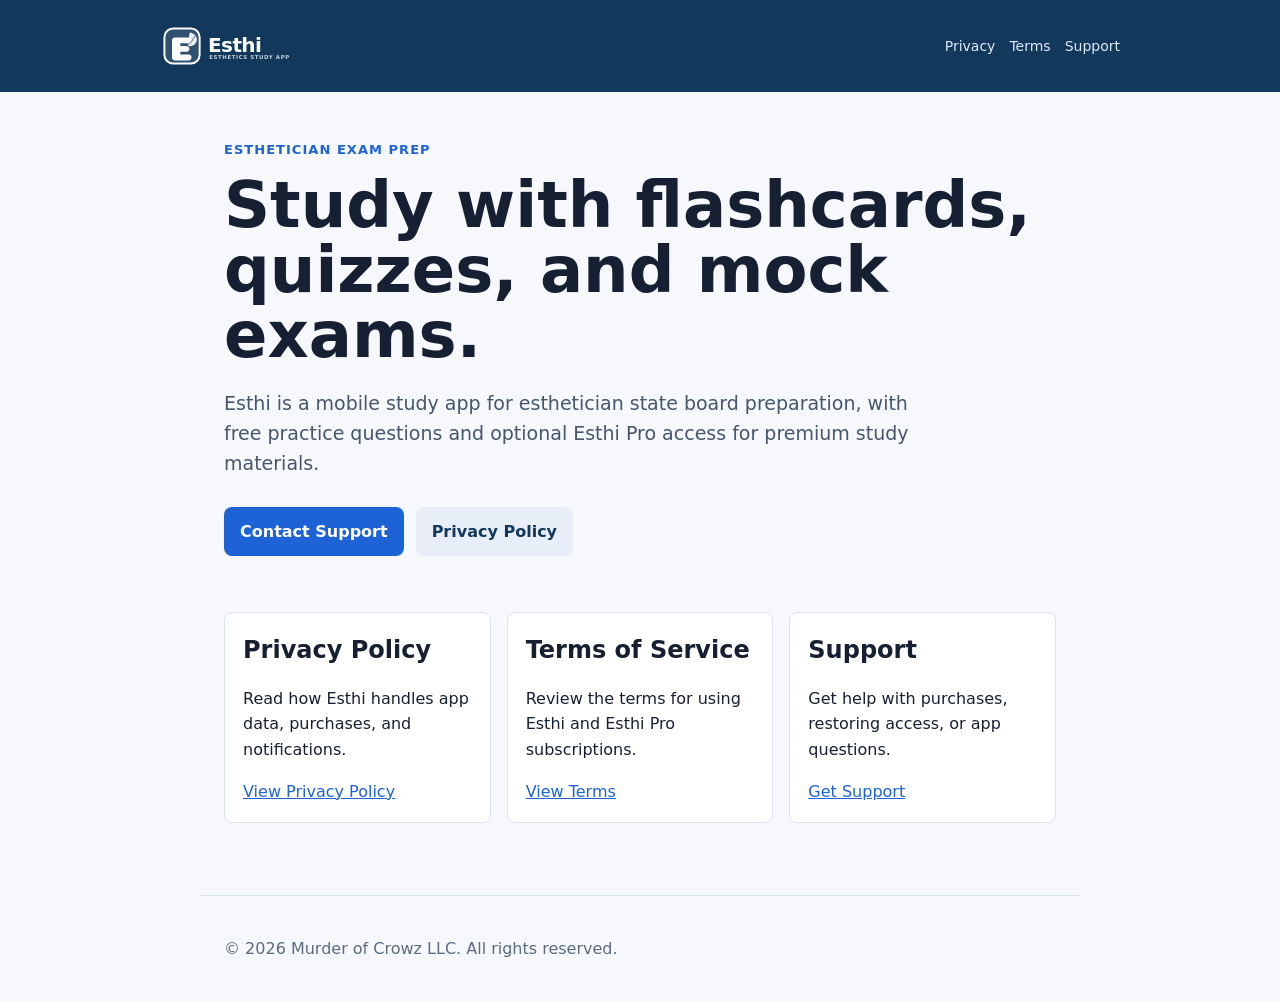
<file: index.html>
<!doctype html>
<html lang="en">
  <head>
    <meta charset="utf-8" />
    <meta name="viewport" content="width=device-width, initial-scale=1" />
    <title>Esthi</title>
    <meta
      name="description"
      content="Esthi helps esthetician students prepare with practice questions, flashcards, quizzes, and mock exams."
    />
    <link rel="stylesheet" href="styles.css" />
    <link rel="icon" href="favicon.svg" type="image/svg+xml" />
    <link rel="icon" href="favicon.ico" sizes="any" />
    <link rel="apple-touch-icon" href="apple-touch-icon.png" />
  </head>
  <body>
    <header class="site-header">
      <nav class="nav" aria-label="Primary navigation">
        <a class="brand brand-logo" href="index.html">
          <img src="esthi-logo-header-white.svg" alt="Esthi" />
        </a>
        <div class="nav-links">
          <a href="privacy.html">Privacy</a>
          <a href="terms.html">Terms</a>
          <a href="support.html">Support</a>
        </div>
      </nav>
    </header>

    <main class="container">
      <section class="hero">
        <div class="eyebrow">Esthetician exam prep</div>
        <h1>Study with flashcards, quizzes, and mock exams.</h1>
        <p class="lead">
          Esthi is a mobile study app for esthetician state board preparation,
          with free practice questions and optional Esthi Pro access for premium
          study materials.
        </p>
        <div class="actions">
          <a class="button" href="support.html">Contact Support</a>
          <a class="button secondary" href="privacy.html">Privacy Policy</a>
        </div>
      </section>

      <section class="card-grid" aria-label="Site links">
        <article class="card">
          <h2>Privacy Policy</h2>
          <p>Read how Esthi handles app data, purchases, and notifications.</p>
          <a href="privacy.html">View Privacy Policy</a>
        </article>

        <article class="card">
          <h2>Terms of Service</h2>
          <p>Review the terms for using Esthi and Esthi Pro subscriptions.</p>
          <a href="terms.html">View Terms</a>
        </article>

        <article class="card">
          <h2>Support</h2>
          <p>Get help with purchases, restoring access, or app questions.</p>
          <a href="support.html">Get Support</a>
        </article>
      </section>
    </main>

    <footer class="site-footer">
      <p>&copy; 2026 Murder of Crowz LLC. All rights reserved.</p>
    </footer>
  </body>
</html>
</file>
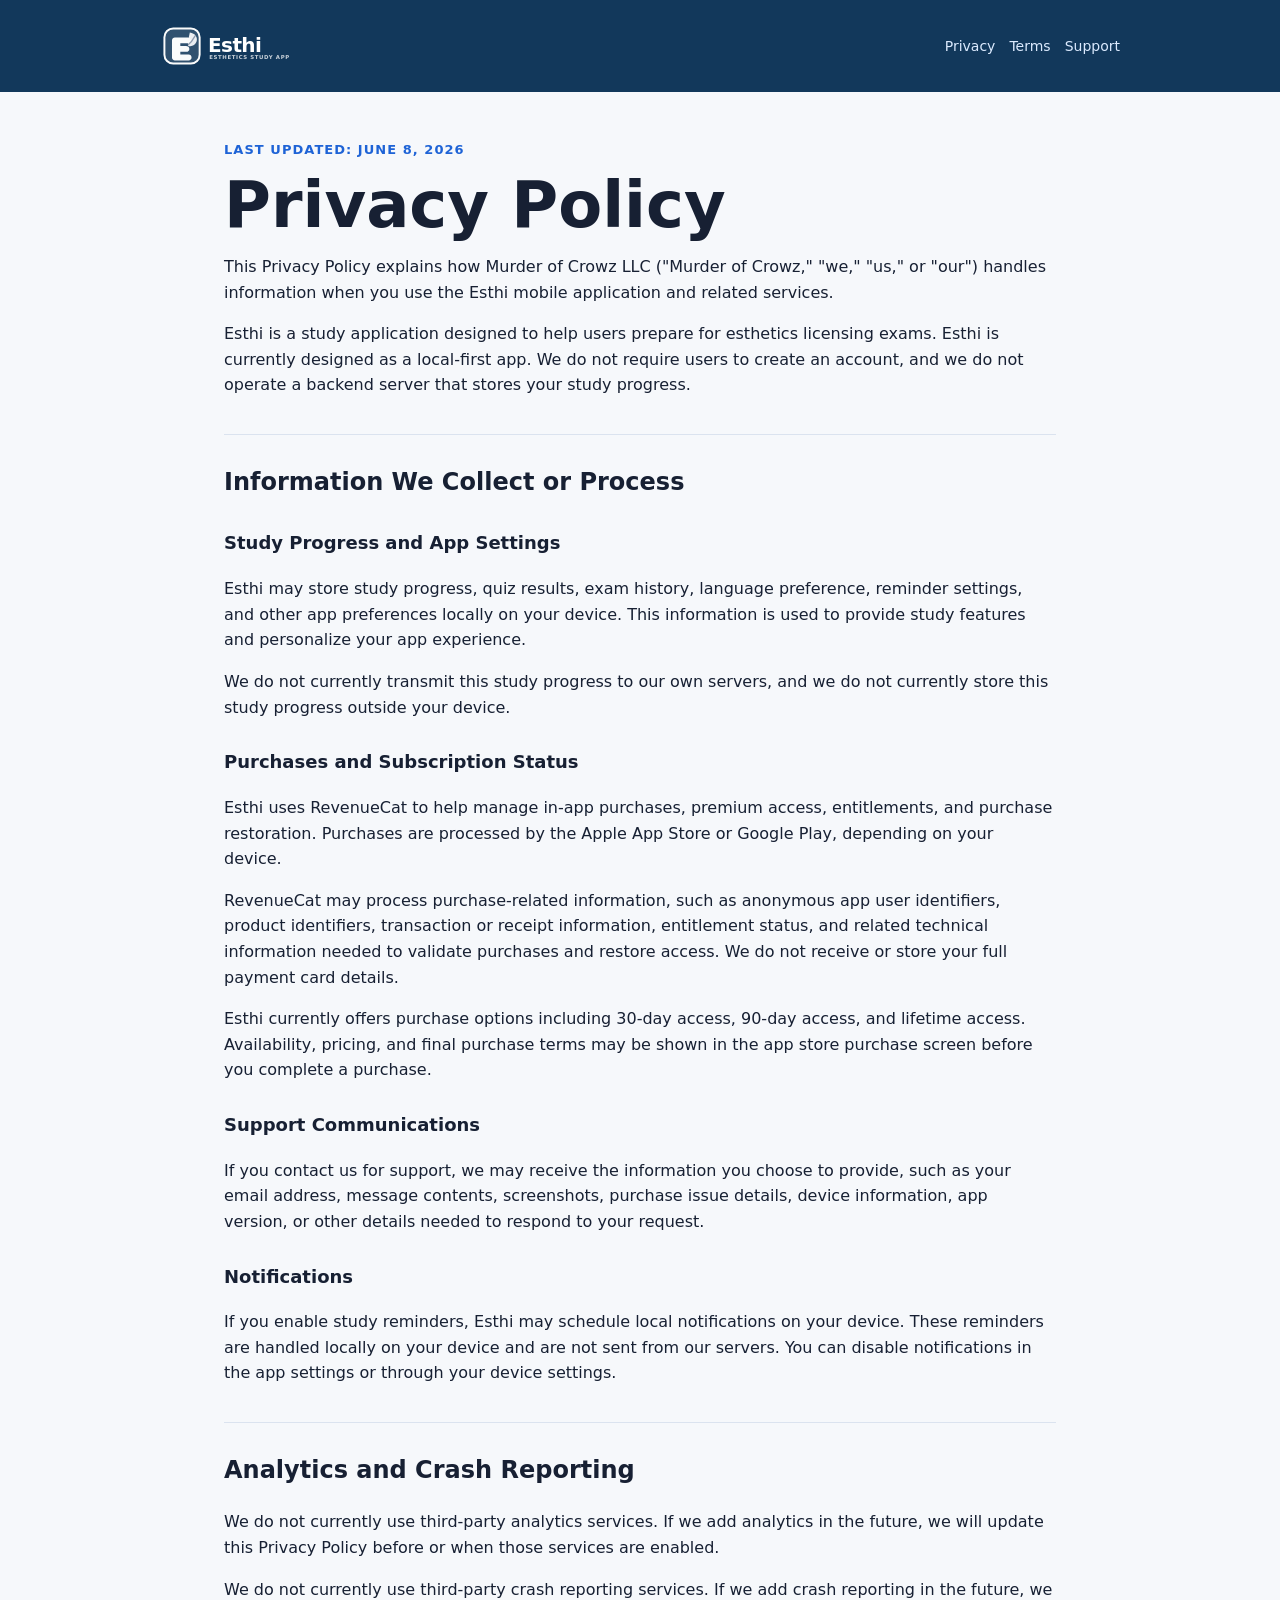
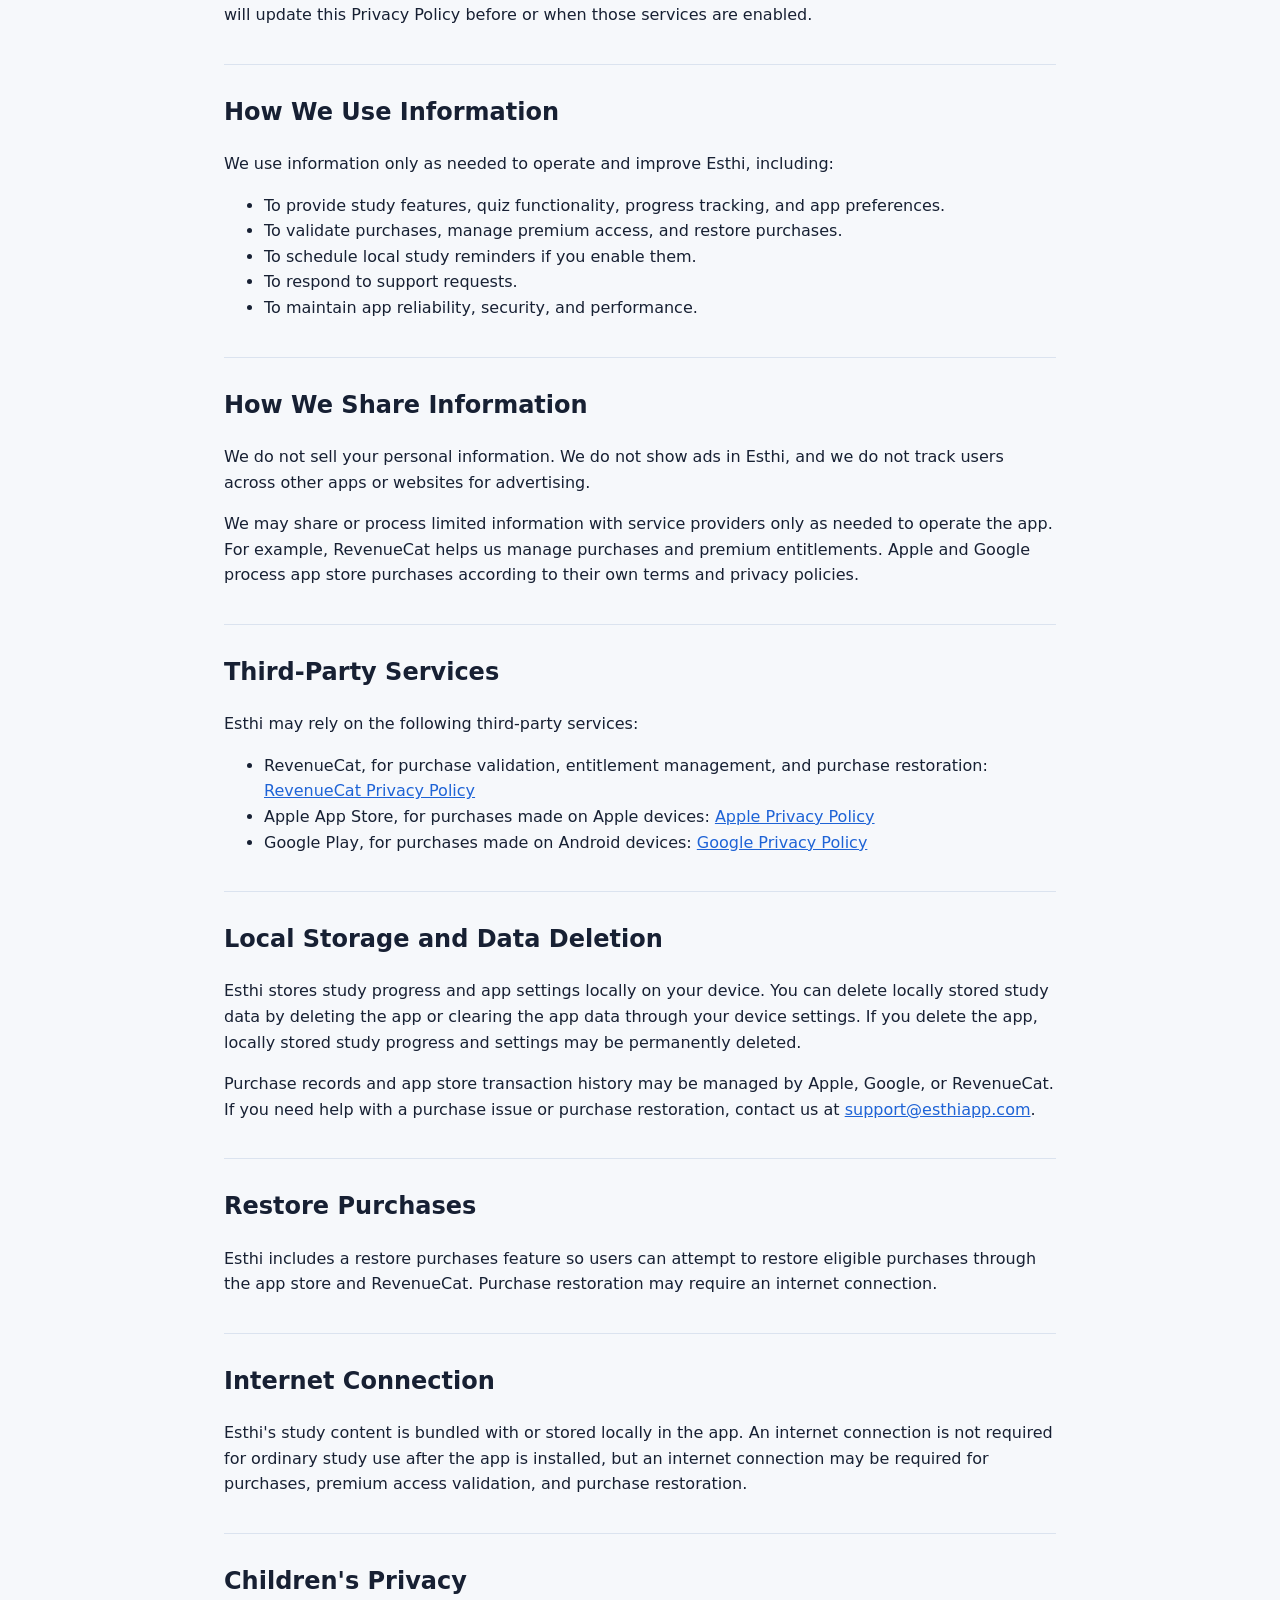
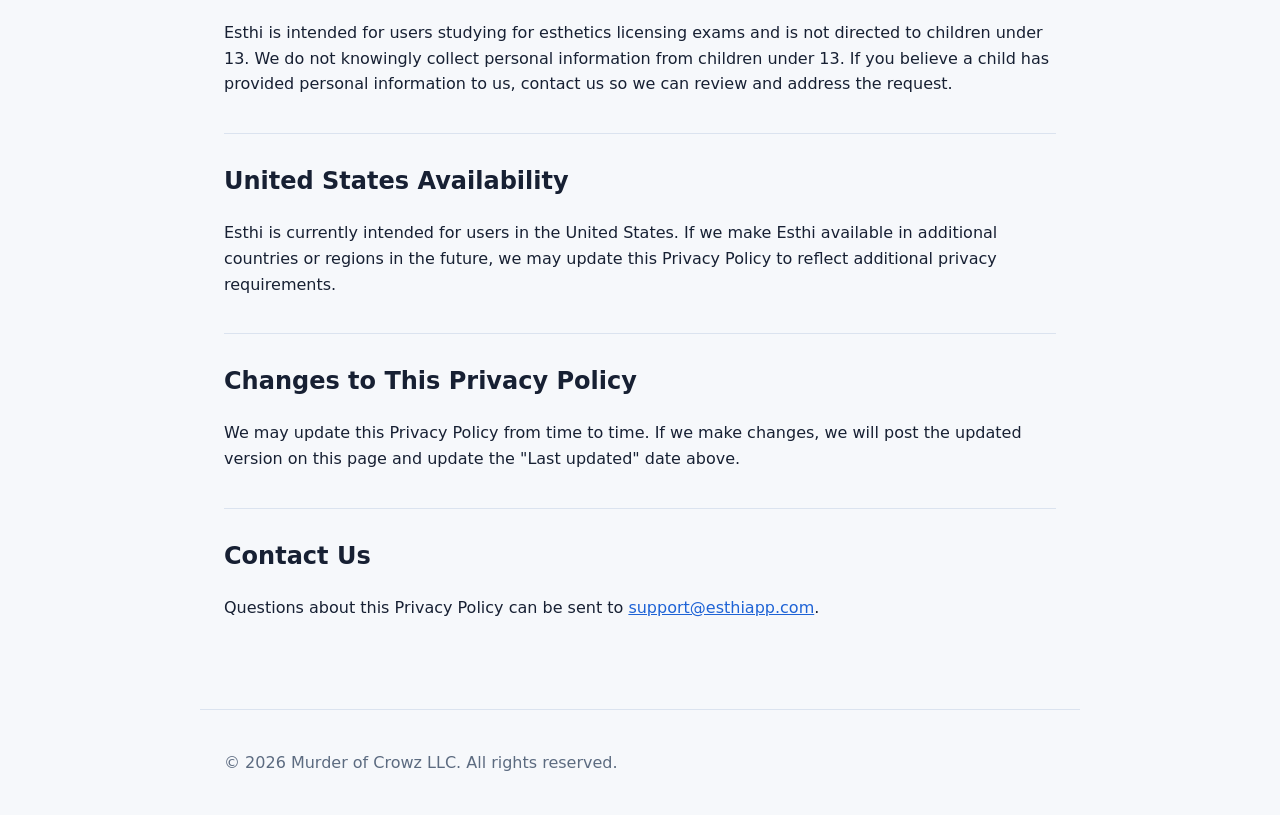
<file: privacy.html>
<!doctype html>

<html lang="en">
  <head>
    <meta charset="utf-8" />
    <meta name="viewport" content="width=device-width, initial-scale=1" />
    <title>Privacy Policy | Esthi</title>
    <meta name="description" content="Privacy Policy for the Esthi mobile app." />
    <link rel="stylesheet" href="styles.css" />
    <link rel="icon" href="favicon.svg" type="image/svg+xml" />
    <link rel="icon" href="favicon.ico" sizes="any" />
    <link rel="apple-touch-icon" href="apple-touch-icon.png" />
  </head>
  <body>
    <header class="site-header">
      <nav class="nav" aria-label="Primary navigation">
        <a class="brand brand-logo" href="index.html" aria-label="Go to Esthi home">
          <img src="esthi-logo-header-white.svg" alt="Esthi" />
        </a>
        <div class="nav-links">
          <a href="privacy.html">Privacy</a>
          <a href="terms.html">Terms</a>
          <a href="support.html">Support</a>
        </div>
      </nav>
    </header>

<main class="container">
  <div class="eyebrow">Last updated: June 8, 2026</div>
  <h1>Privacy Policy</h1>

  <p>
    This Privacy Policy explains how Murder of Crowz LLC ("Murder of Crowz,"
    "we," "us," or "our") handles information when you use the Esthi mobile
    application and related services.
  </p>

  <p>
    Esthi is a study application designed to help users prepare for esthetics
    licensing exams. Esthi is currently designed as a local-first app. We do
    not require users to create an account, and we do not operate a backend
    server that stores your study progress.
  </p>

  <h2>Information We Collect or Process</h2>

  <h3>Study Progress and App Settings</h3>
  <p>
    Esthi may store study progress, quiz results, exam history, language
    preference, reminder settings, and other app preferences locally on your
    device. This information is used to provide study features and personalize
    your app experience.
  </p>

  <p>
    We do not currently transmit this study progress to our own servers, and
    we do not currently store this study progress outside your device.
  </p>

  <h3>Purchases and Subscription Status</h3>
  <p>
    Esthi uses RevenueCat to help manage in-app purchases, premium access,
    entitlements, and purchase restoration. Purchases are processed by the
    Apple App Store or Google Play, depending on your device.
  </p>

  <p>
    RevenueCat may process purchase-related information, such as anonymous
    app user identifiers, product identifiers, transaction or receipt
    information, entitlement status, and related technical information needed
    to validate purchases and restore access. We do not receive or store your
    full payment card details.
  </p>

  <p>
    Esthi currently offers purchase options including 30-day access, 90-day
    access, and lifetime access. Availability, pricing, and final purchase
    terms may be shown in the app store purchase screen before you complete a
    purchase.
  </p>

  <h3>Support Communications</h3>
  <p>
    If you contact us for support, we may receive the information you choose
    to provide, such as your email address, message contents, screenshots,
    purchase issue details, device information, app version, or other details
    needed to respond to your request.
  </p>

  <h3>Notifications</h3>
  <p>
    If you enable study reminders, Esthi may schedule local notifications on
    your device. These reminders are handled locally on your device and are
    not sent from our servers. You can disable notifications in the app
    settings or through your device settings.
  </p>

  <h2>Analytics and Crash Reporting</h2>
  <p>
    We do not currently use third-party analytics services. If we add
    analytics in the future, we will update this Privacy Policy before or
    when those services are enabled.
  </p>

  <p>
    We do not currently use third-party crash reporting services. If we add
    crash reporting in the future, we will update this Privacy Policy before
    or when those services are enabled.
  </p>

  <h2>How We Use Information</h2>
  <p>We use information only as needed to operate and improve Esthi, including:</p>
  <ul>
    <li>To provide study features, quiz functionality, progress tracking, and app preferences.</li>
    <li>To validate purchases, manage premium access, and restore purchases.</li>
    <li>To schedule local study reminders if you enable them.</li>
    <li>To respond to support requests.</li>
    <li>To maintain app reliability, security, and performance.</li>
  </ul>

  <h2>How We Share Information</h2>
  <p>
    We do not sell your personal information. We do not show ads in Esthi,
    and we do not track users across other apps or websites for advertising.
  </p>

  <p>
    We may share or process limited information with service providers only
    as needed to operate the app. For example, RevenueCat helps us manage
    purchases and premium entitlements. Apple and Google process app store
    purchases according to their own terms and privacy policies.
  </p>

  <h2>Third-Party Services</h2>
  <p>Esthi may rely on the following third-party services:</p>
  <ul>
    <li>
      RevenueCat, for purchase validation, entitlement management, and
      purchase restoration:
      <a href="https://www.revenuecat.com/privacy" target="_blank" rel="noopener noreferrer">
        RevenueCat Privacy Policy
      </a>
    </li>
    <li>
      Apple App Store, for purchases made on Apple devices:
      <a href="https://www.apple.com/legal/privacy/" target="_blank" rel="noopener noreferrer">
        Apple Privacy Policy
      </a>
    </li>
    <li>
      Google Play, for purchases made on Android devices:
      <a href="https://policies.google.com/privacy" target="_blank" rel="noopener noreferrer">
        Google Privacy Policy
      </a>
    </li>
  </ul>

  <h2>Local Storage and Data Deletion</h2>
  <p>
    Esthi stores study progress and app settings locally on your device. You
    can delete locally stored study data by deleting the app or clearing the
    app data through your device settings. If you delete the app, locally
    stored study progress and settings may be permanently deleted.
  </p>

  <p>
    Purchase records and app store transaction history may be managed by
    Apple, Google, or RevenueCat. If you need help with a purchase issue or
    purchase restoration, contact us at
    <a href="mailto:support@esthiapp.com">support@esthiapp.com</a>.
  </p>

  <h2>Restore Purchases</h2>
  <p>
    Esthi includes a restore purchases feature so users can attempt to
    restore eligible purchases through the app store and RevenueCat. Purchase
    restoration may require an internet connection.
  </p>

  <h2>Internet Connection</h2>
  <p>
    Esthi's study content is bundled with or stored locally in the app. An
    internet connection is not required for ordinary study use after the app
    is installed, but an internet connection may be required for purchases,
    premium access validation, and purchase restoration.
  </p>

  <h2>Children's Privacy</h2>
  <p>
    Esthi is intended for users studying for esthetics licensing exams and is
    not directed to children under 13. We do not knowingly collect personal
    information from children under 13. If you believe a child has provided
    personal information to us, contact us so we can review and address the
    request.
  </p>

  <h2>United States Availability</h2>
  <p>
    Esthi is currently intended for users in the United States. If we make
    Esthi available in additional countries or regions in the future, we may
    update this Privacy Policy to reflect additional privacy requirements.
  </p>

  <h2>Changes to This Privacy Policy</h2>
  <p>
    We may update this Privacy Policy from time to time. If we make changes,
    we will post the updated version on this page and update the "Last
    updated" date above.
  </p>

  <h2>Contact Us</h2>
  <p>
    Questions about this Privacy Policy can be sent to
    <a href="mailto:support@esthiapp.com">support@esthiapp.com</a>.
  </p>
</main>

<footer class="site-footer">
  <p>&copy; 2026 Murder of Crowz LLC. All rights reserved.</p>
</footer>

  </body>
</html>
</file>
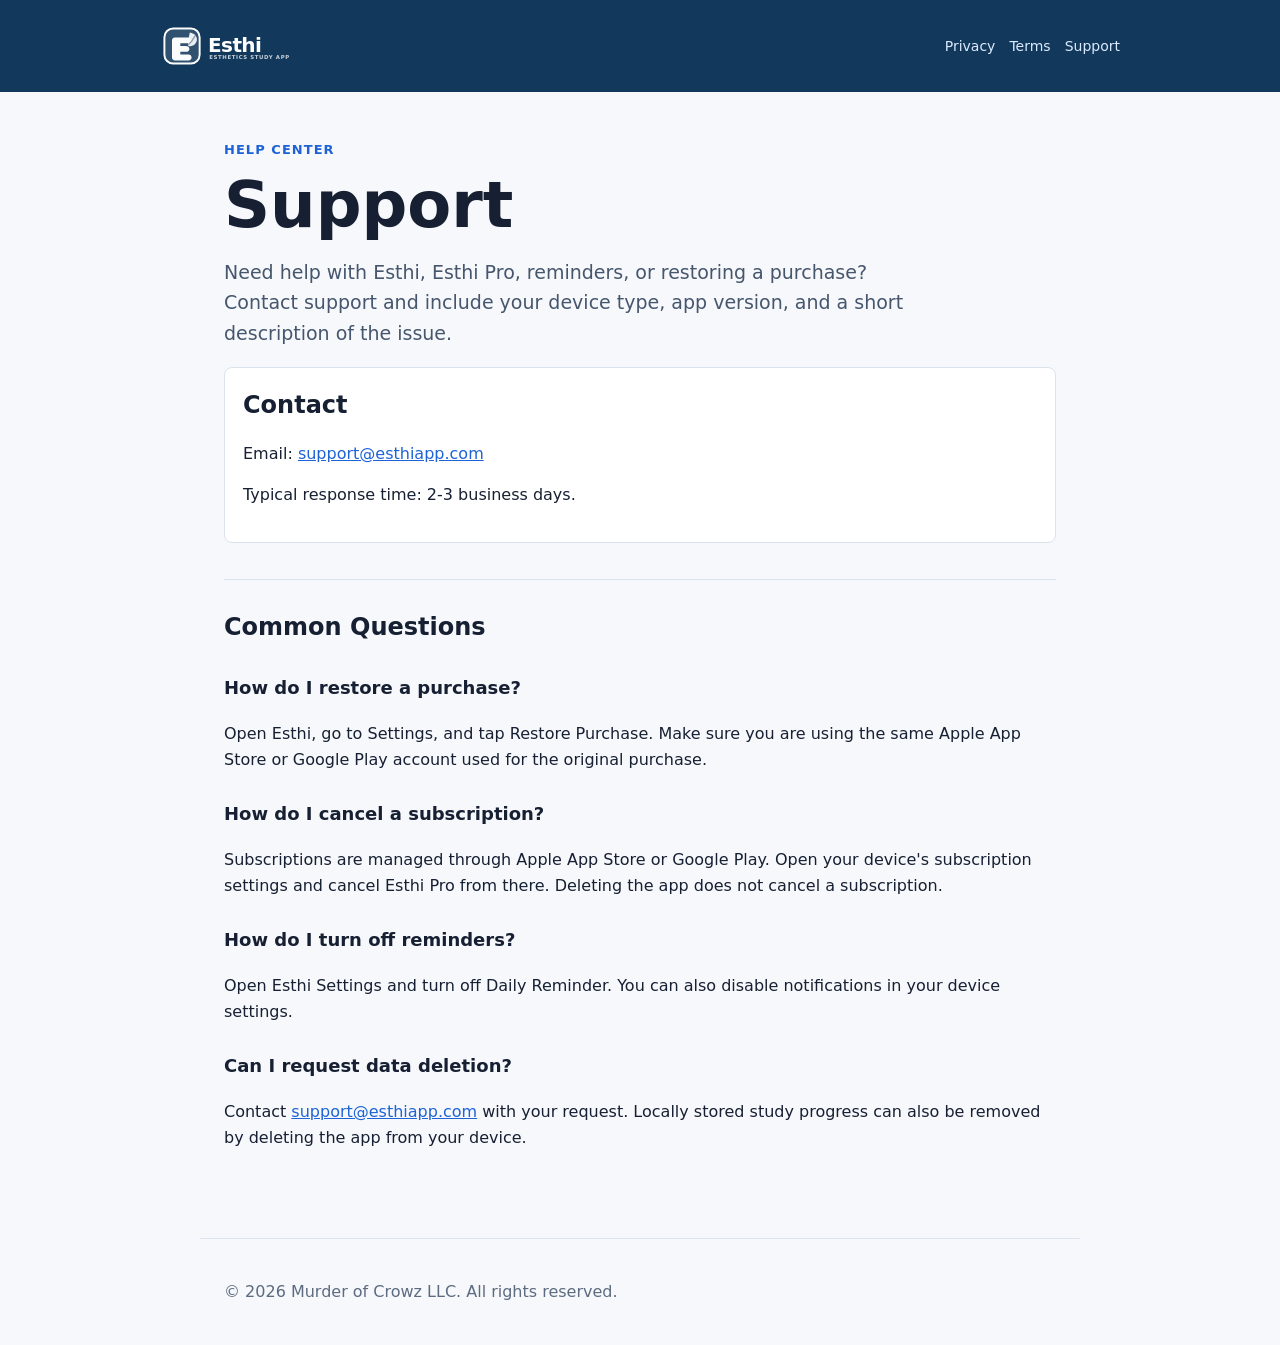
<file: support.html>
<!doctype html>
<html lang="en">
  <head>
    <meta charset="utf-8" />
    <meta name="viewport" content="width=device-width, initial-scale=1" />
    <title>Support | Esthi</title>
    <meta name="description" content="Support information for the Esthi mobile app." />
    <link rel="stylesheet" href="styles.css" />
    <link rel="icon" href="favicon.svg" type="image/svg+xml" />
    <link rel="icon" href="favicon.ico" sizes="any" />
    <link rel="apple-touch-icon" href="apple-touch-icon.png" />
  </head>
  <body>
    <header class="site-header">
      <nav class="nav" aria-label="Primary navigation">
        <a class="brand brand-logo" href="index.html">
          <img src="esthi-logo-header-white.svg" alt="Esthi" />
        </a>
        <div class="nav-links">
          <a href="privacy.html">Privacy</a>
          <a href="terms.html">Terms</a>
          <a href="support.html">Support</a>
        </div>
      </nav>
    </header>

    <main class="container">
      <div class="eyebrow">Help center</div>
      <h1>Support</h1>
      <p class="lead">
        Need help with Esthi, Esthi Pro, reminders, or restoring a purchase?
        Contact support and include your device type, app version, and a short
        description of the issue.
      </p>

      <div class="card">
        <h2>Contact</h2>
        <p>
          Email:
          <a href="mailto:support@esthiapp.com">support@esthiapp.com</a>
        </p>
        <p>Typical response time: 2-3 business days.</p>
      </div>

      <h2>Common Questions</h2>

      <h3>How do I restore a purchase?</h3>
      <p>
        Open Esthi, go to Settings, and tap Restore Purchase. Make sure you are
        using the same Apple App Store or Google Play account used for the
        original purchase.
      </p>

      <h3>How do I cancel a subscription?</h3>
      <p>
        Subscriptions are managed through Apple App Store or Google Play. Open
        your device's subscription settings and cancel Esthi Pro from there.
        Deleting the app does not cancel a subscription.
      </p>

      <h3>How do I turn off reminders?</h3>
      <p>
        Open Esthi Settings and turn off Daily Reminder. You can also disable
        notifications in your device settings.
      </p>

      <h3>Can I request data deletion?</h3>
      <p>
        Contact
        <a href="mailto:support@esthiapp.com">support@esthiapp.com</a>
        with your request. Locally stored study progress can also be removed by
        deleting the app from your device.
      </p>
    </main>

    <footer class="site-footer">
      <p>&copy; 2026 Murder of Crowz LLC. All rights reserved.</p>
    </footer>
  </body>
</html>
</file>
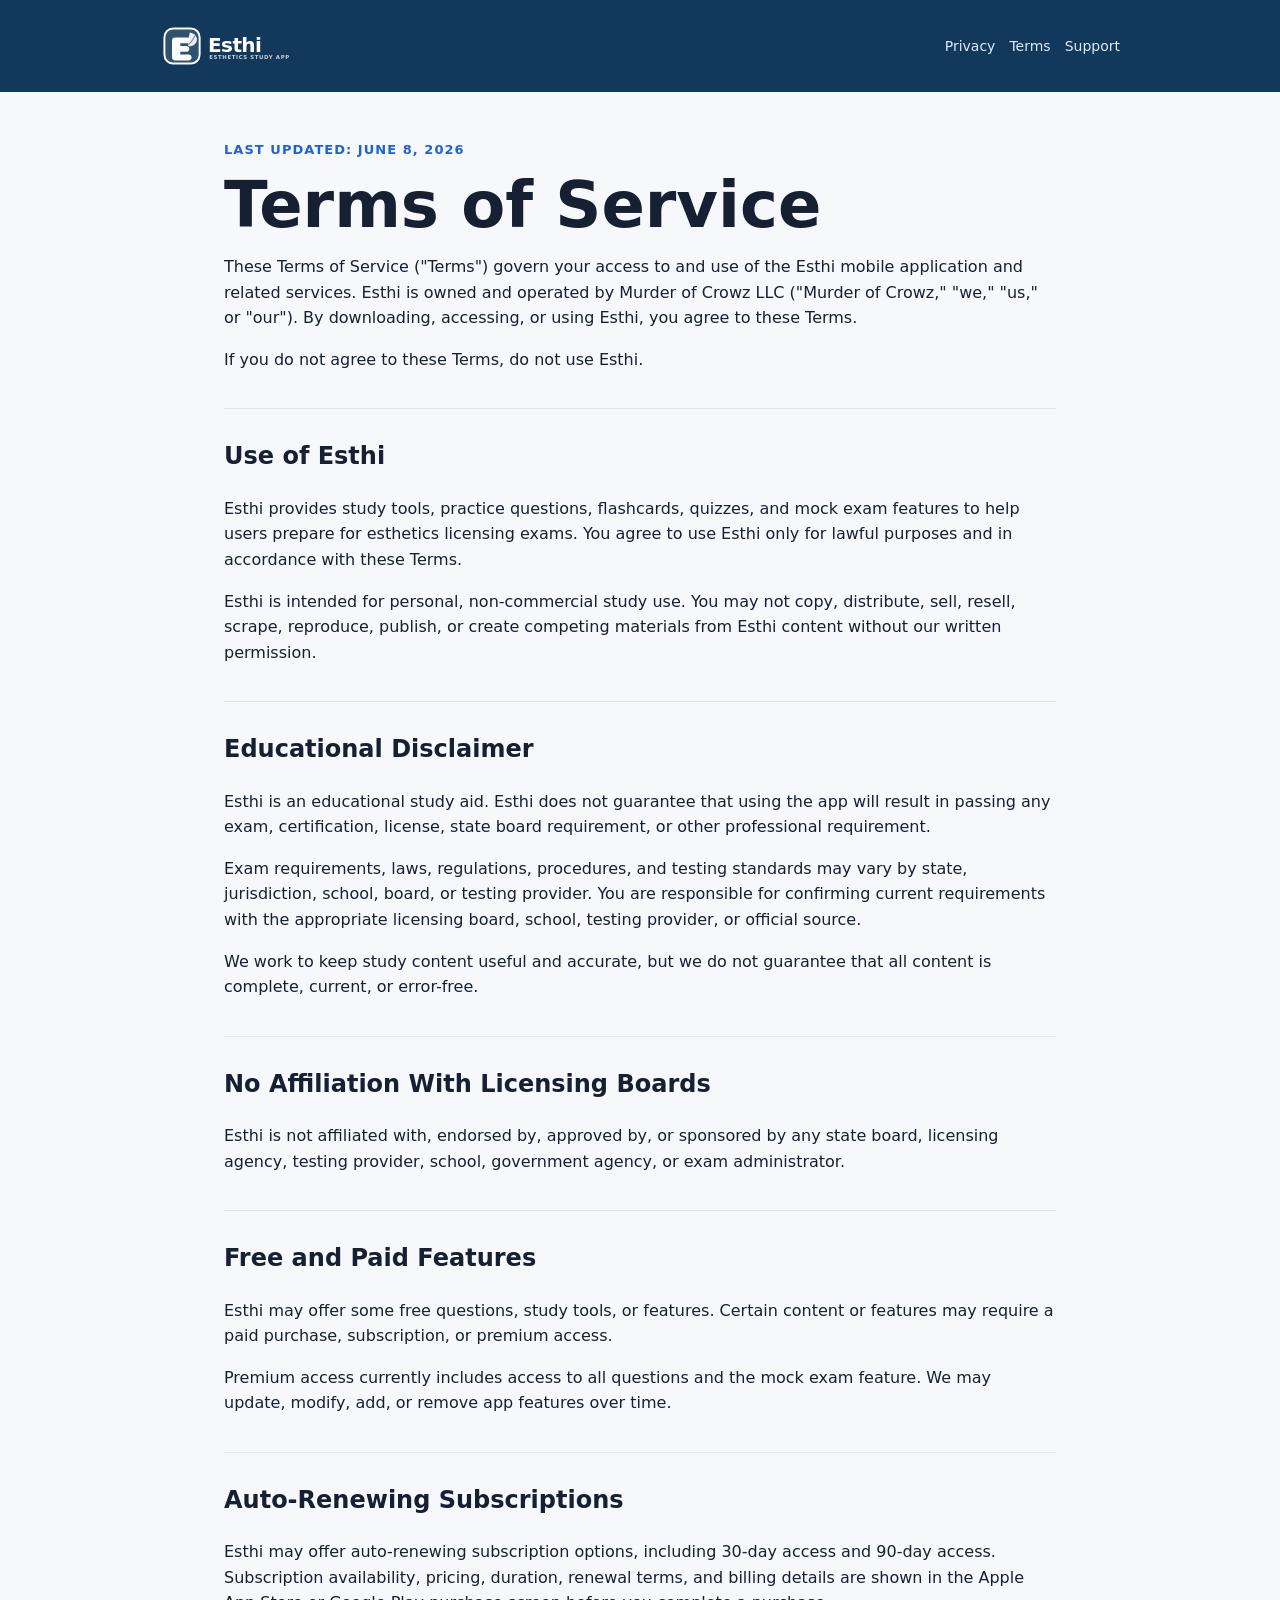
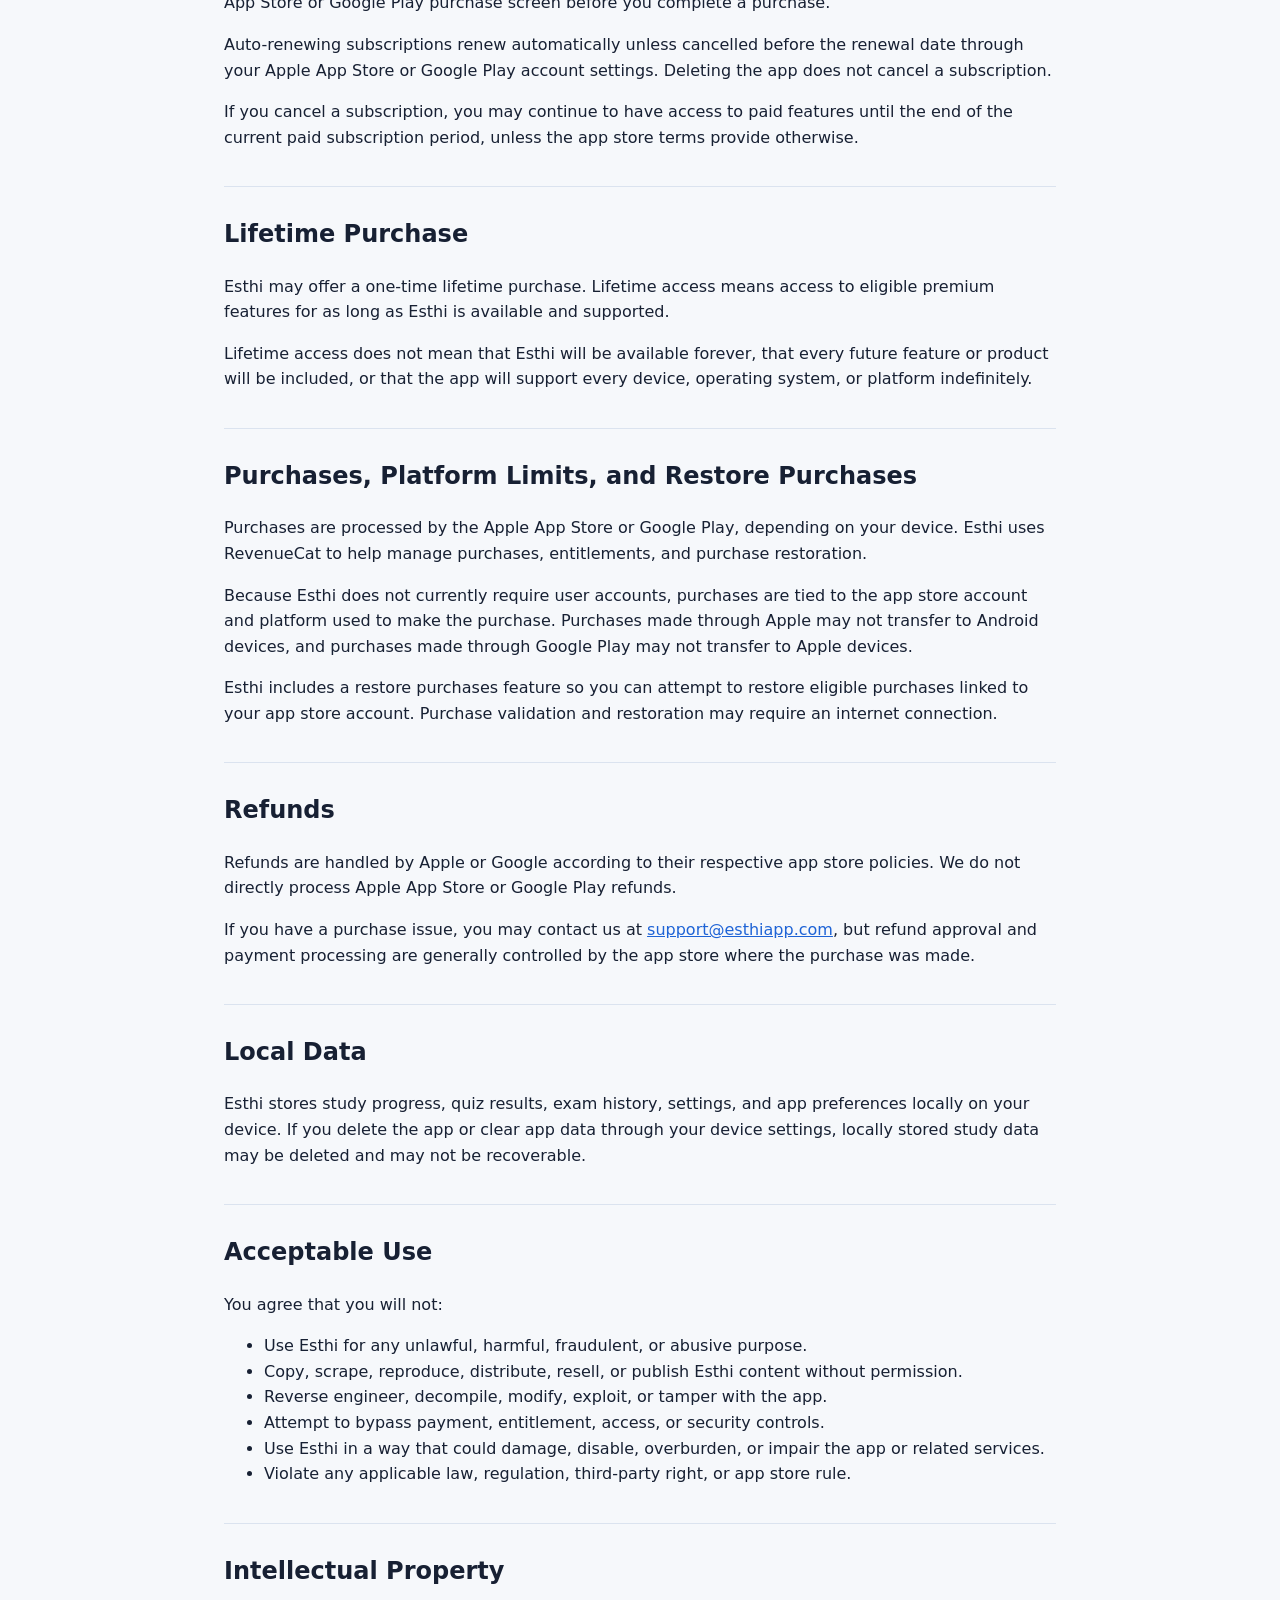
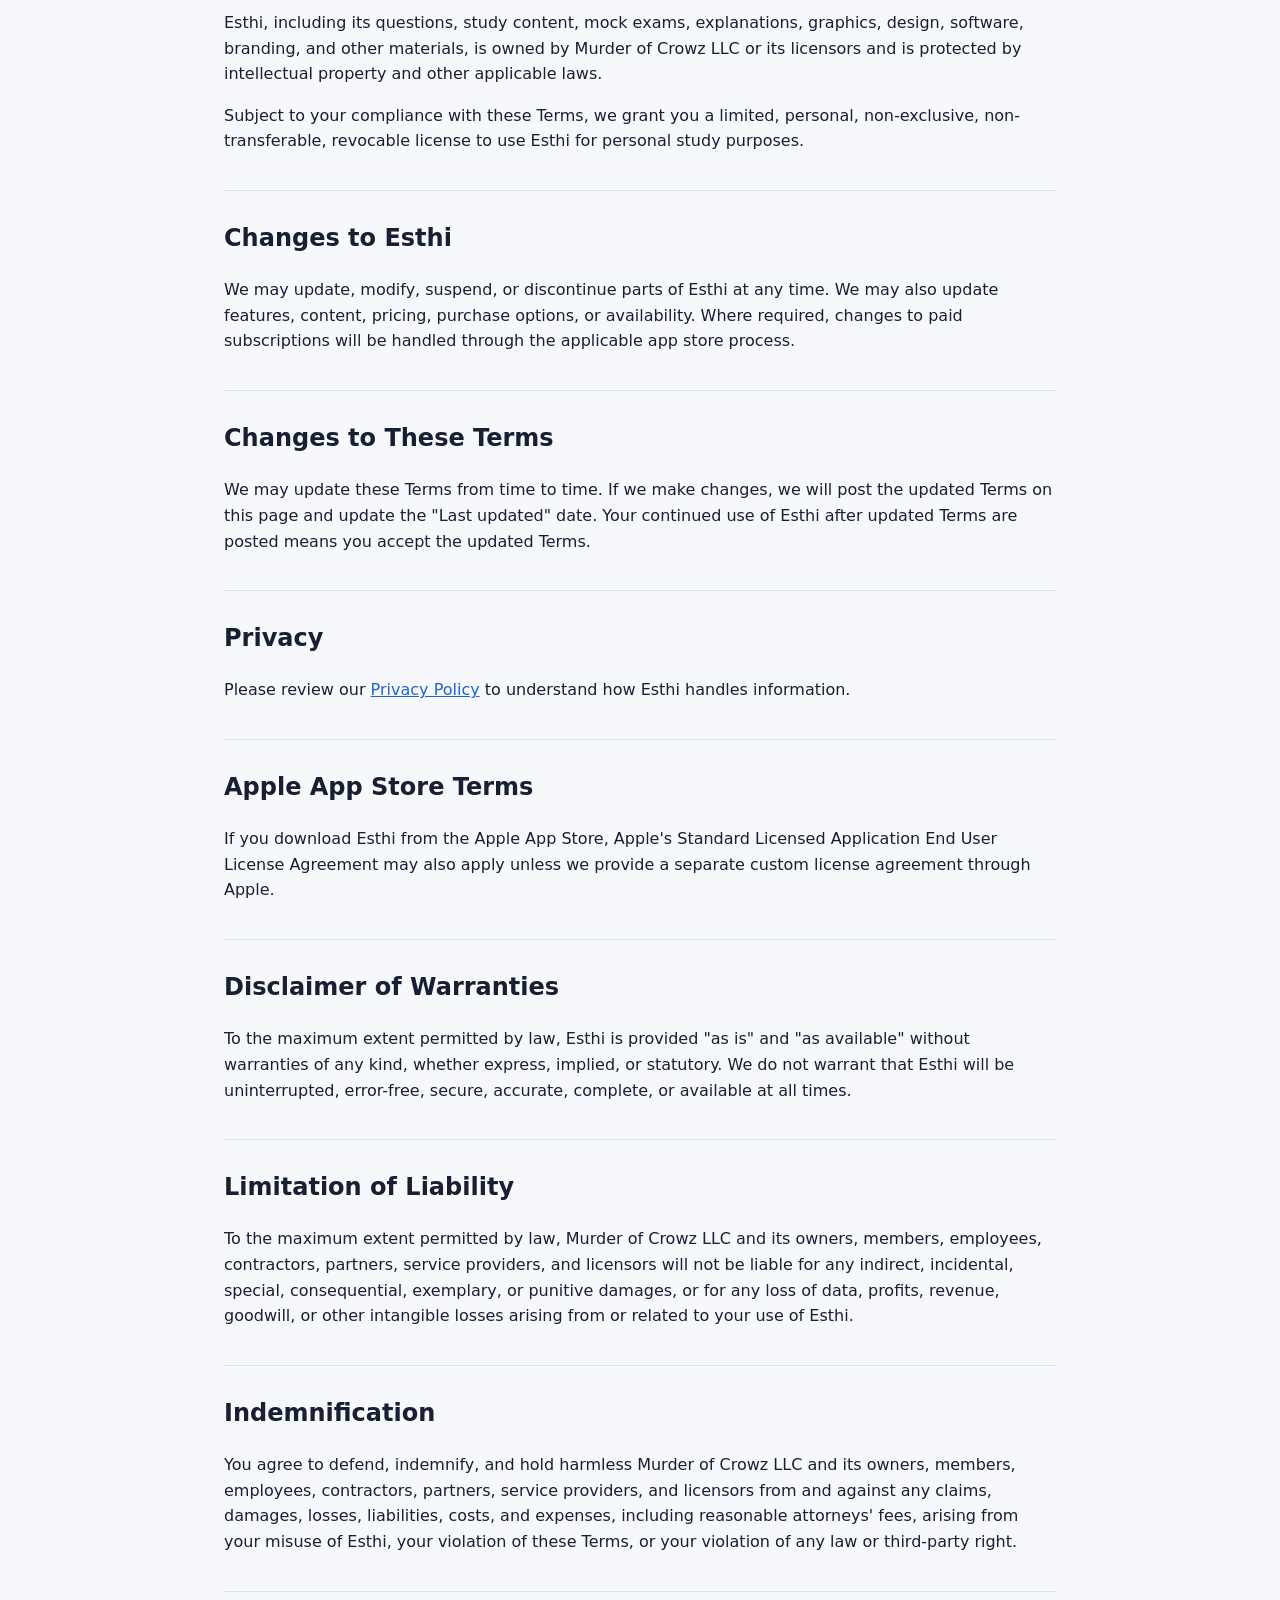
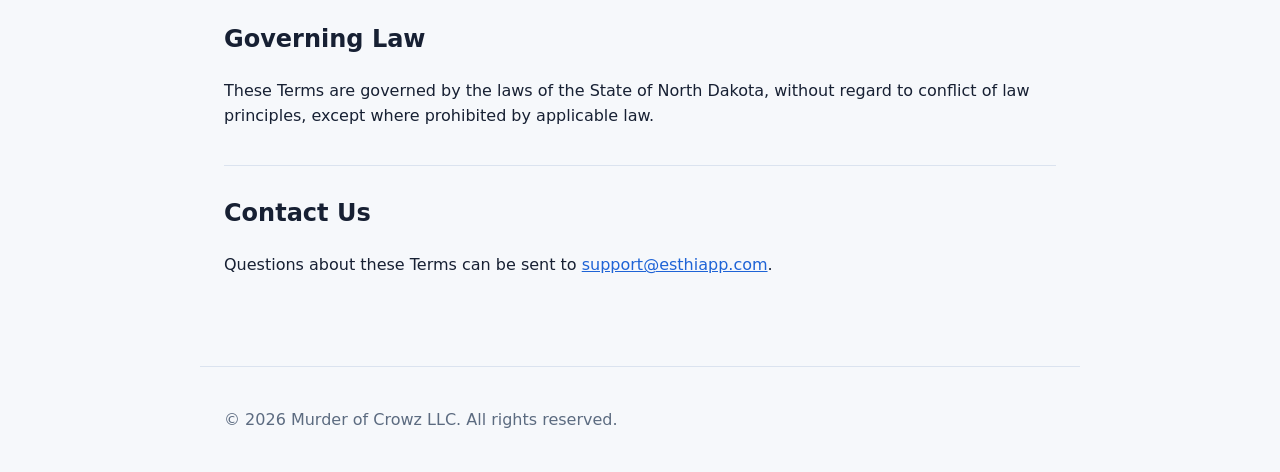
<file: terms.html>
<!doctype html>

<html lang="en">
  <head>
    <meta charset="utf-8" />
    <meta name="viewport" content="width=device-width, initial-scale=1" />
    <title>Terms of Service | Esthi</title>
    <meta name="description" content="Terms of Service for the Esthi mobile app." />
    <link rel="stylesheet" href="styles.css" />
    <link rel="icon" href="favicon.svg" type="image/svg+xml" />
    <link rel="icon" href="favicon.ico" sizes="any" />
    <link rel="apple-touch-icon" href="apple-touch-icon.png" />
  </head>
  <body>
    <header class="site-header">
      <nav class="nav" aria-label="Primary navigation">
        <a class="brand brand-logo" href="index.html">
          <img src="esthi-logo-header-white.svg" alt="Esthi" />
        </a>
        <div class="nav-links">
          <a href="privacy.html">Privacy</a>
          <a href="terms.html">Terms</a>
          <a href="support.html">Support</a>
        </div>
      </nav>
    </header>

<main class="container">
  <div class="eyebrow">Last updated: June 8, 2026</div>
  <h1>Terms of Service</h1>

  <p>
    These Terms of Service ("Terms") govern your access to and use of the
    Esthi mobile application and related services. Esthi is owned and
    operated by Murder of Crowz LLC ("Murder of Crowz," "we," "us," or
    "our"). By downloading, accessing, or using Esthi, you agree to these
    Terms.
  </p>

  <p>
    If you do not agree to these Terms, do not use Esthi.
  </p>

  <h2>Use of Esthi</h2>
  <p>
    Esthi provides study tools, practice questions, flashcards, quizzes, and
    mock exam features to help users prepare for esthetics licensing exams.
    You agree to use Esthi only for lawful purposes and in accordance with
    these Terms.
  </p>

  <p>
    Esthi is intended for personal, non-commercial study use. You may not
    copy, distribute, sell, resell, scrape, reproduce, publish, or create
    competing materials from Esthi content without our written permission.
  </p>

  <h2>Educational Disclaimer</h2>
  <p>
    Esthi is an educational study aid. Esthi does not guarantee that using
    the app will result in passing any exam, certification, license, state
    board requirement, or other professional requirement.
  </p>

  <p>
    Exam requirements, laws, regulations, procedures, and testing standards
    may vary by state, jurisdiction, school, board, or testing provider. You
    are responsible for confirming current requirements with the appropriate
    licensing board, school, testing provider, or official source.
  </p>

  <p>
    We work to keep study content useful and accurate, but we do not
    guarantee that all content is complete, current, or error-free.
  </p>

  <h2>No Affiliation With Licensing Boards</h2>
  <p>
    Esthi is not affiliated with, endorsed by, approved by, or sponsored by
    any state board, licensing agency, testing provider, school, government
    agency, or exam administrator.
  </p>

  <h2>Free and Paid Features</h2>
  <p>
    Esthi may offer some free questions, study tools, or features. Certain
    content or features may require a paid purchase, subscription, or premium
    access.
  </p>

  <p>
    Premium access currently includes access to all questions and the mock
    exam feature. We may update, modify, add, or remove app features over
    time.
  </p>

  <h2>Auto-Renewing Subscriptions</h2>
  <p>
    Esthi may offer auto-renewing subscription options, including 30-day
    access and 90-day access. Subscription availability, pricing, duration,
    renewal terms, and billing details are shown in the Apple App Store or
    Google Play purchase screen before you complete a purchase.
  </p>

  <p>
    Auto-renewing subscriptions renew automatically unless cancelled before
    the renewal date through your Apple App Store or Google Play account
    settings. Deleting the app does not cancel a subscription.
  </p>

  <p>
    If you cancel a subscription, you may continue to have access to paid
    features until the end of the current paid subscription period, unless
    the app store terms provide otherwise.
  </p>

  <h2>Lifetime Purchase</h2>
  <p>
    Esthi may offer a one-time lifetime purchase. Lifetime access means
    access to eligible premium features for as long as Esthi is available and
    supported.
  </p>

  <p>
    Lifetime access does not mean that Esthi will be available forever, that
    every future feature or product will be included, or that the app will
    support every device, operating system, or platform indefinitely.
  </p>

  <h2>Purchases, Platform Limits, and Restore Purchases</h2>
  <p>
    Purchases are processed by the Apple App Store or Google Play, depending
    on your device. Esthi uses RevenueCat to help manage purchases,
    entitlements, and purchase restoration.
  </p>

  <p>
    Because Esthi does not currently require user accounts, purchases are
    tied to the app store account and platform used to make the purchase.
    Purchases made through Apple may not transfer to Android devices, and
    purchases made through Google Play may not transfer to Apple devices.
  </p>

  <p>
    Esthi includes a restore purchases feature so you can attempt to restore
    eligible purchases linked to your app store account. Purchase validation
    and restoration may require an internet connection.
  </p>

  <h2>Refunds</h2>
  <p>
    Refunds are handled by Apple or Google according to their respective app
    store policies. We do not directly process Apple App Store or Google Play
    refunds.
  </p>

  <p>
    If you have a purchase issue, you may contact us at
    <a href="mailto:support@esthiapp.com">support@esthiapp.com</a>, but
    refund approval and payment processing are generally controlled by the
    app store where the purchase was made.
  </p>

  <h2>Local Data</h2>
  <p>
    Esthi stores study progress, quiz results, exam history, settings, and
    app preferences locally on your device. If you delete the app or clear
    app data through your device settings, locally stored study data may be
    deleted and may not be recoverable.
  </p>

  <h2>Acceptable Use</h2>
  <p>You agree that you will not:</p>
  <ul>
    <li>Use Esthi for any unlawful, harmful, fraudulent, or abusive purpose.</li>
    <li>Copy, scrape, reproduce, distribute, resell, or publish Esthi content without permission.</li>
    <li>Reverse engineer, decompile, modify, exploit, or tamper with the app.</li>
    <li>Attempt to bypass payment, entitlement, access, or security controls.</li>
    <li>Use Esthi in a way that could damage, disable, overburden, or impair the app or related services.</li>
    <li>Violate any applicable law, regulation, third-party right, or app store rule.</li>
  </ul>

  <h2>Intellectual Property</h2>
  <p>
    Esthi, including its questions, study content, mock exams, explanations,
    graphics, design, software, branding, and other materials, is owned by
    Murder of Crowz LLC or its licensors and is protected by intellectual
    property and other applicable laws.
  </p>

  <p>
    Subject to your compliance with these Terms, we grant you a limited,
    personal, non-exclusive, non-transferable, revocable license to use Esthi
    for personal study purposes.
  </p>

  <h2>Changes to Esthi</h2>
  <p>
    We may update, modify, suspend, or discontinue parts of Esthi at any
    time. We may also update features, content, pricing, purchase options, or
    availability. Where required, changes to paid subscriptions will be
    handled through the applicable app store process.
  </p>

  <h2>Changes to These Terms</h2>
  <p>
    We may update these Terms from time to time. If we make changes, we will
    post the updated Terms on this page and update the "Last updated" date.
    Your continued use of Esthi after updated Terms are posted means you
    accept the updated Terms.
  </p>

  <h2>Privacy</h2>
  <p>
    Please review our
    <a href="privacy.html">Privacy Policy</a>
    to understand how Esthi handles information.
  </p>

  <h2>Apple App Store Terms</h2>
  <p>
    If you download Esthi from the Apple App Store, Apple's Standard Licensed
    Application End User License Agreement may also apply unless we provide a
    separate custom license agreement through Apple.
  </p>

  <h2>Disclaimer of Warranties</h2>
  <p>
    To the maximum extent permitted by law, Esthi is provided "as is" and
    "as available" without warranties of any kind, whether express, implied,
    or statutory. We do not warrant that Esthi will be uninterrupted,
    error-free, secure, accurate, complete, or available at all times.
  </p>

  <h2>Limitation of Liability</h2>
  <p>
    To the maximum extent permitted by law, Murder of Crowz LLC and its
    owners, members, employees, contractors, partners, service providers, and
    licensors will not be liable for any indirect, incidental, special,
    consequential, exemplary, or punitive damages, or for any loss of data,
    profits, revenue, goodwill, or other intangible losses arising from or
    related to your use of Esthi.
  </p>

  <h2>Indemnification</h2>
  <p>
    You agree to defend, indemnify, and hold harmless Murder of Crowz LLC and
    its owners, members, employees, contractors, partners, service providers,
    and licensors from and against any claims, damages, losses, liabilities,
    costs, and expenses, including reasonable attorneys' fees, arising from
    your misuse of Esthi, your violation of these Terms, or your violation of
    any law or third-party right.
  </p>

  <h2>Governing Law</h2>
  <p>
    These Terms are governed by the laws of the State of North Dakota,
    without regard to conflict of law principles, except where prohibited by
    applicable law.
  </p>

  <h2>Contact Us</h2>
  <p>
    Questions about these Terms can be sent to
    <a href="mailto:support@esthiapp.com">support@esthiapp.com</a>.
  </p>
</main>

<footer class="site-footer">
  <p>&copy; 2026 Murder of Crowz LLC. All rights reserved.</p>
</footer>

  </body>
</html>
</file>
<file: styles.css>
* {
  box-sizing: border-box;
}

body {
  margin: 0;
  background: #f6f8fb;
  color: #172033;
  font-family:
    Inter, ui-sans-serif, system-ui, -apple-system, BlinkMacSystemFont, "Segoe UI",
    sans-serif;
  line-height: 1.6;
}

a {
  color: #1e63d6;
}

.site-header {
  background: #12385b;
  color: #fff;
  padding: 24px;
}

.nav {
  align-items: center;
  display: flex;
  gap: 18px;
  justify-content: space-between;
  margin: 0 auto;
  max-width: 960px;
}

.brand {
  color: #fff;
  font-size: 22px;
  font-weight: 800;
  text-decoration: none;
}

.nav-links {
  display: flex;
  flex-wrap: wrap;
  gap: 14px;
}

.nav-links a {
  color: #dbeafe;
  font-size: 14px;
  text-decoration: none;
}

.container {
  margin: 0 auto;
  max-width: 880px;
  padding: 48px 24px;
}

.hero {
  padding-bottom: 28px;
}

.eyebrow {
  color: #1e63d6;
  font-size: 13px;
  font-weight: 700;
  letter-spacing: 0.08em;
  text-transform: uppercase;
}

h1 {
  font-size: clamp(36px, 7vw, 64px);
  line-height: 1.02;
  margin: 12px 0 16px;
}

h2 {
  border-top: 1px solid #dbe3ef;
  font-size: 24px;
  margin-top: 36px;
  padding-top: 28px;
}

h3 {
  font-size: 18px;
  margin-top: 28px;
}

p,
li {
  font-size: 16px;
}

.lead {
  color: #46566d;
  font-size: 19px;
  max-width: 720px;
}

.actions {
  display: flex;
  flex-wrap: wrap;
  gap: 12px;
  margin-top: 28px;
}

.button {
  background: #1e63d6;
  border-radius: 8px;
  color: #fff;
  display: inline-block;
  font-weight: 700;
  padding: 12px 16px;
  text-decoration: none;
}

.button.secondary {
  background: #e8eef8;
  color: #12385b;
}

.notice {
  background: #fff7d6;
  border: 1px solid #f3db86;
  border-radius: 8px;
  color: #4f3b00;
  margin: 24px 0;
  padding: 14px 16px;
}

.card-grid {
  display: grid;
  gap: 16px;
  grid-template-columns: repeat(auto-fit, minmax(220px, 1fr));
  margin-top: 28px;
}

.card {
  background: #fff;
  border: 1px solid #dbe3ef;
  border-radius: 8px;
  padding: 18px;
}

.card h2,
.card h3 {
  border: 0;
  margin: 0 0 8px;
  padding: 0;
}

.site-footer {
  border-top: 1px solid #dbe3ef;
  color: #5c6b80;
  margin: 24px auto 0;
  max-width: 880px;
  padding: 24px;
}

@media (max-width: 640px) {
  .nav {
    align-items: flex-start;
    flex-direction: column;
  }
}

.brand-logo {
  display: inline-flex;
  align-items: center;
  text-decoration: none;
}

.brand-logo img {
  height: 44px;
  width: auto;
  display: block;
}

@media (max-width: 560px) {
  .brand-logo img {
    height: 36px;
  }
}
</file>
